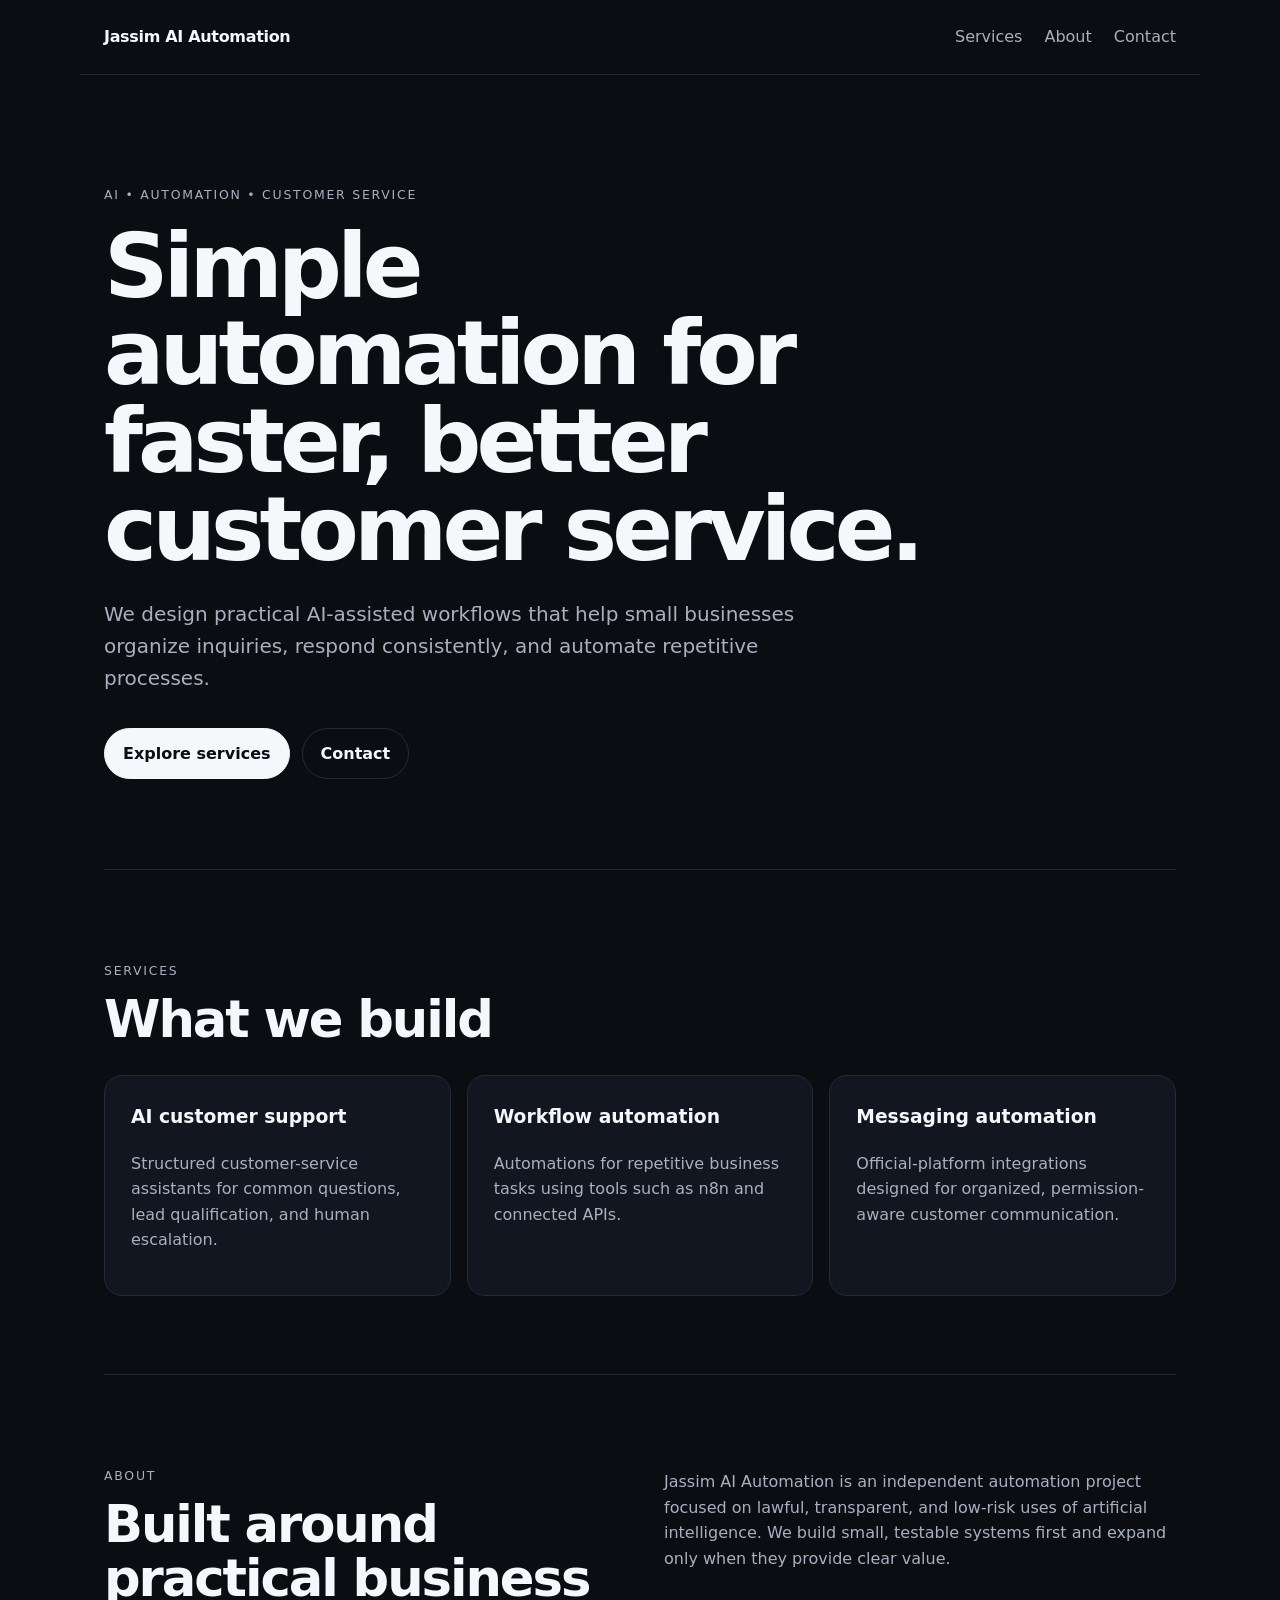
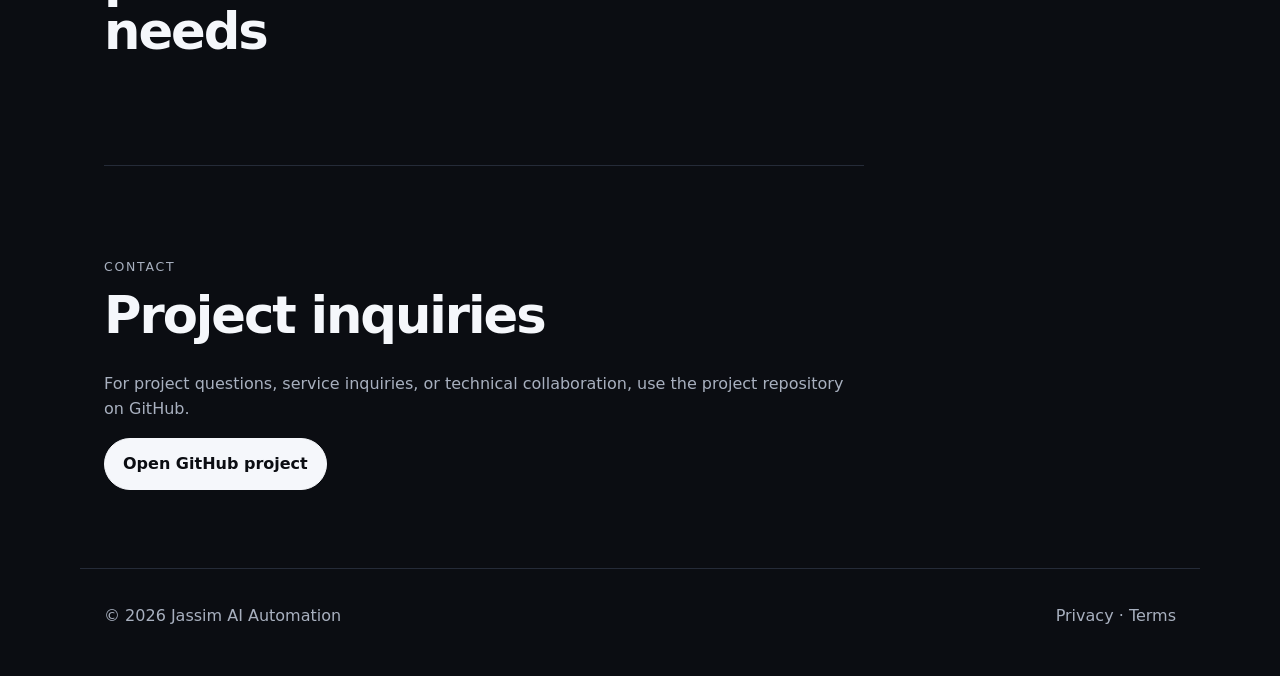
<file: index.html>
<!doctype html>
<html lang="en" dir="ltr">
<head>
  <meta charset="utf-8">
  <meta name="viewport" content="width=device-width,initial-scale=1">
  <meta name="description" content="Jassim AI Automation builds practical AI-powered customer service and business automation workflows.">
  <title>Jassim AI Automation</title>
  <link rel="stylesheet" href="styles.css">
</head>
<body>
  <header class="nav">
    <a class="brand" href="./">Jassim AI Automation</a>
    <nav aria-label="Primary">
      <a href="#services">Services</a>
      <a href="#about">About</a>
      <a href="#contact">Contact</a>
    </nav>
  </header>

  <main>
    <section class="hero">
      <div class="badge">AI • Automation • Customer Service</div>
      <h1>Simple automation for faster, better customer service.</h1>
      <p class="lead">We design practical AI-assisted workflows that help small businesses organize inquiries, respond consistently, and automate repetitive processes.</p>
      <div class="actions">
        <a class="button primary" href="#services">Explore services</a>
        <a class="button" href="#contact">Contact</a>
      </div>
    </section>

    <section id="services" class="section">
      <p class="eyebrow">Services</p>
      <h2>What we build</h2>
      <div class="grid">
        <article class="card">
          <h3>AI customer support</h3>
          <p>Structured customer-service assistants for common questions, lead qualification, and human escalation.</p>
        </article>
        <article class="card">
          <h3>Workflow automation</h3>
          <p>Automations for repetitive business tasks using tools such as n8n and connected APIs.</p>
        </article>
        <article class="card">
          <h3>Messaging automation</h3>
          <p>Official-platform integrations designed for organized, permission-aware customer communication.</p>
        </article>
      </div>
    </section>

    <section id="about" class="section split">
      <div>
        <p class="eyebrow">About</p>
        <h2>Built around practical business needs</h2>
      </div>
      <p>Jassim AI Automation is an independent automation project focused on lawful, transparent, and low-risk uses of artificial intelligence. We build small, testable systems first and expand only when they provide clear value.</p>
    </section>

    <section id="contact" class="section contact">
      <p class="eyebrow">Contact</p>
      <h2>Project inquiries</h2>
      <p>For project questions, service inquiries, or technical collaboration, use the project repository on GitHub.</p>
      <a class="button primary" href="https://github.com/sezerjassim/jassim-ai-automation" rel="noopener">Open GitHub project</a>
    </section>
  </main>

  <footer>
    <span>© <span id="year"></span> Jassim AI Automation</span>
    <span><a href="privacy.html">Privacy</a> · <a href="terms.html">Terms</a></span>
  </footer>

  <script>document.getElementById('year').textContent=new Date().getFullYear();</script>
</body>
</html>
</file>
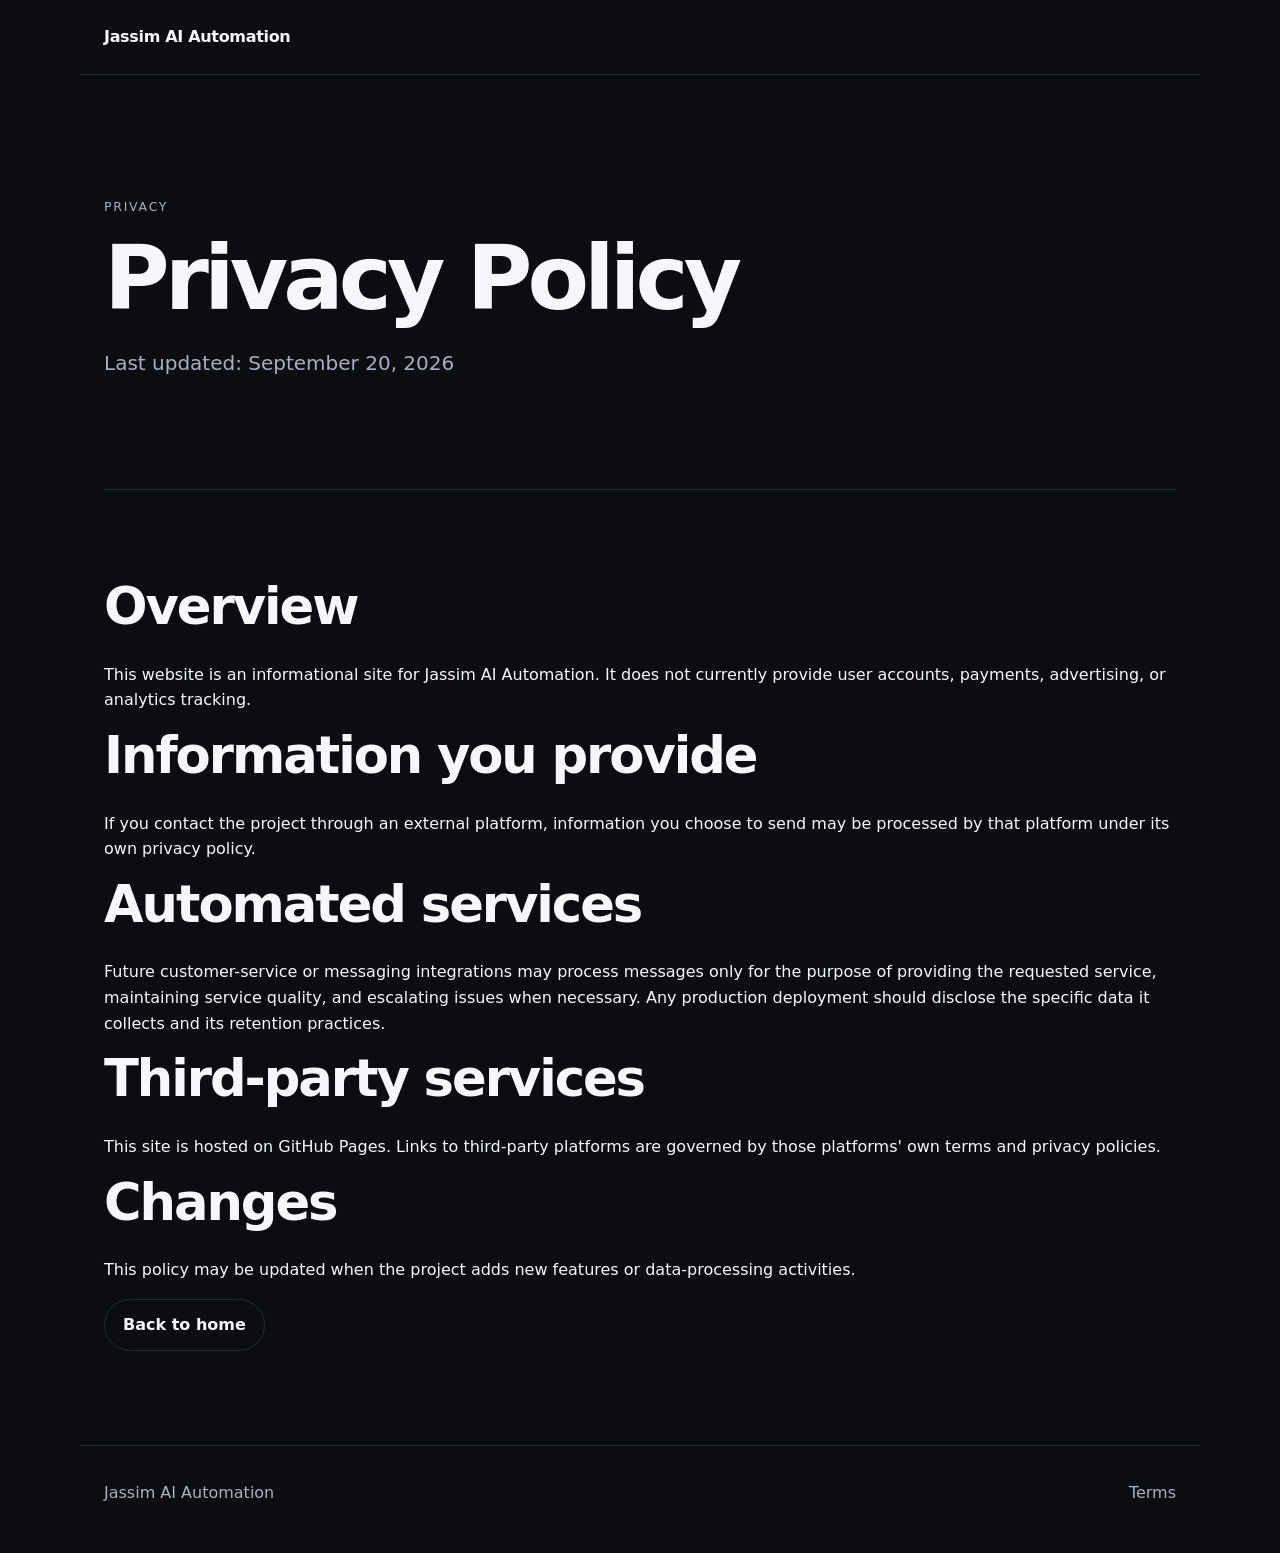
<file: privacy.html>
<!doctype html><html lang="en"><head><meta charset="utf-8"><meta name="viewport" content="width=device-width,initial-scale=1"><title>Privacy Policy — Jassim AI Automation</title><link rel="stylesheet" href="styles.css"></head><body>
<header class="nav"><a class="brand" href="./">Jassim AI Automation</a></header>
<main><section class="hero"><p class="eyebrow">Privacy</p><h1>Privacy Policy</h1><p class="lead">Last updated: September 20, 2026</p></section>
<section class="section"><h2>Overview</h2><p>This website is an informational site for Jassim AI Automation. It does not currently provide user accounts, payments, advertising, or analytics tracking.</p>
<h2>Information you provide</h2><p>If you contact the project through an external platform, information you choose to send may be processed by that platform under its own privacy policy.</p>
<h2>Automated services</h2><p>Future customer-service or messaging integrations may process messages only for the purpose of providing the requested service, maintaining service quality, and escalating issues when necessary. Any production deployment should disclose the specific data it collects and its retention practices.</p>
<h2>Third-party services</h2><p>This site is hosted on GitHub Pages. Links to third-party platforms are governed by those platforms' own terms and privacy policies.</p>
<h2>Changes</h2><p>This policy may be updated when the project adds new features or data-processing activities.</p>
<p><a class="button" href="./">Back to home</a></p></section></main>
<footer><span>Jassim AI Automation</span><span><a href="terms.html">Terms</a></span></footer></body></html>
</file>
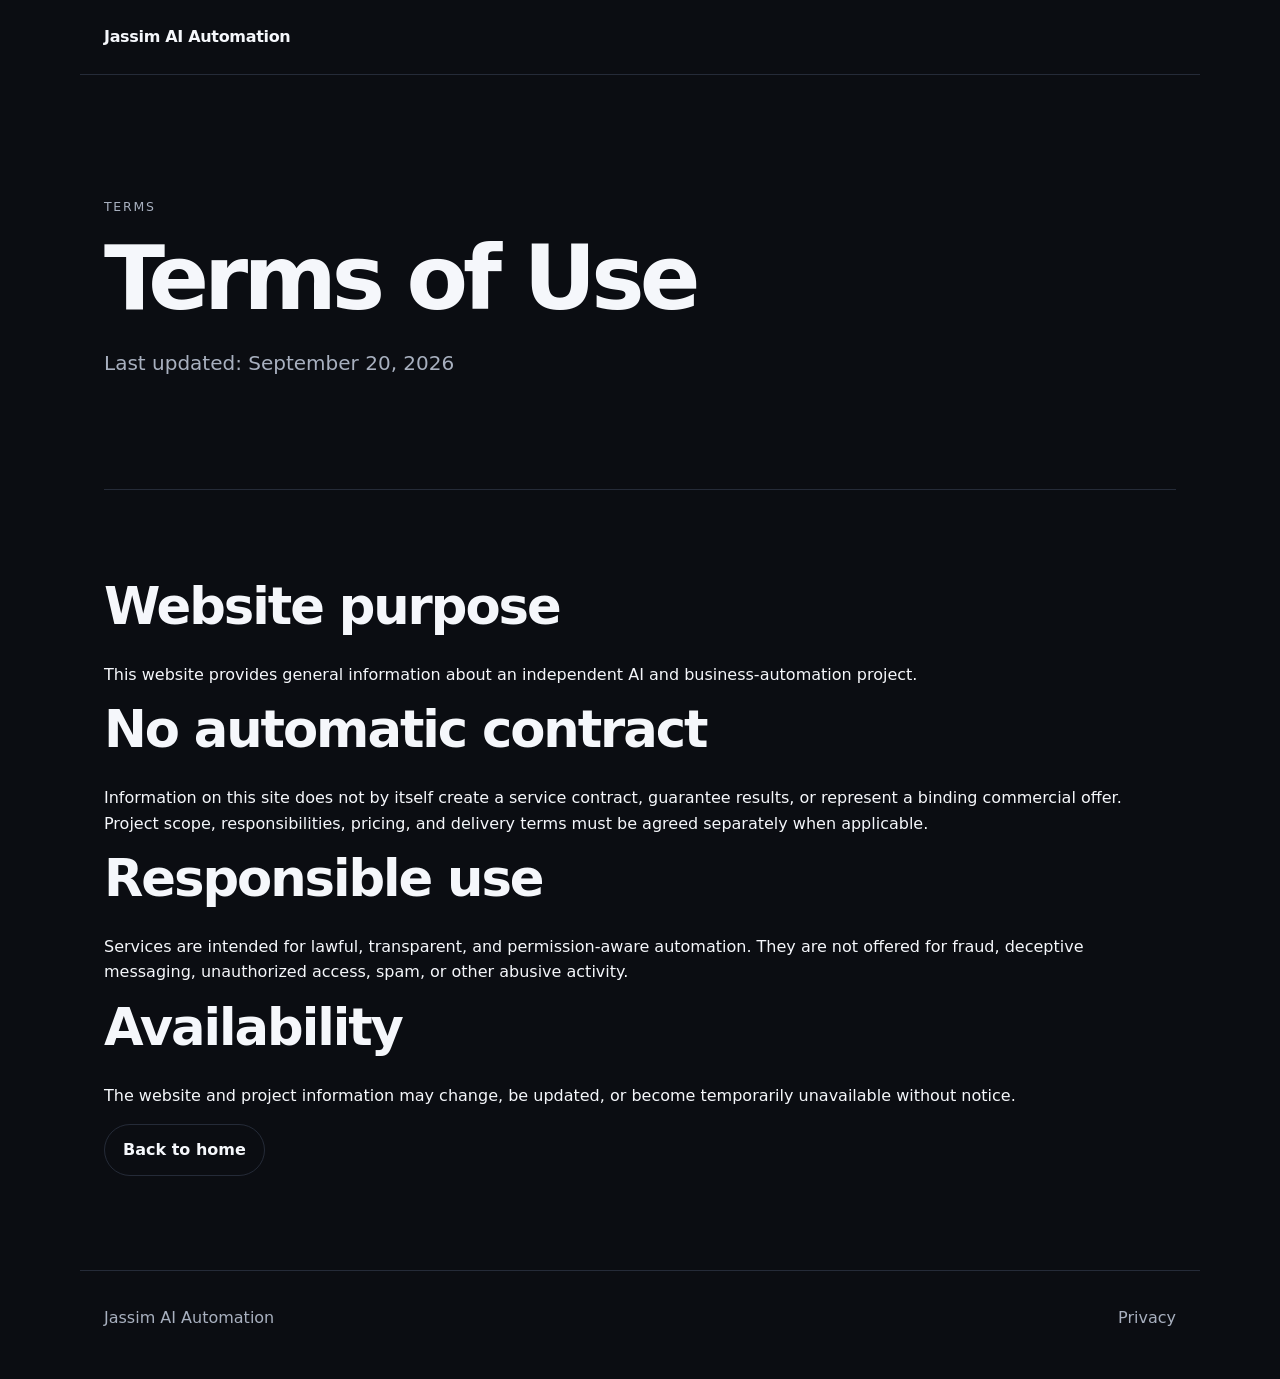
<file: terms.html>
<!doctype html><html lang="en"><head><meta charset="utf-8"><meta name="viewport" content="width=device-width,initial-scale=1"><title>Terms — Jassim AI Automation</title><link rel="stylesheet" href="styles.css"></head><body>
<header class="nav"><a class="brand" href="./">Jassim AI Automation</a></header>
<main><section class="hero"><p class="eyebrow">Terms</p><h1>Terms of Use</h1><p class="lead">Last updated: September 20, 2026</p></section>
<section class="section"><h2>Website purpose</h2><p>This website provides general information about an independent AI and business-automation project.</p>
<h2>No automatic contract</h2><p>Information on this site does not by itself create a service contract, guarantee results, or represent a binding commercial offer. Project scope, responsibilities, pricing, and delivery terms must be agreed separately when applicable.</p>
<h2>Responsible use</h2><p>Services are intended for lawful, transparent, and permission-aware automation. They are not offered for fraud, deceptive messaging, unauthorized access, spam, or other abusive activity.</p>
<h2>Availability</h2><p>The website and project information may change, be updated, or become temporarily unavailable without notice.</p>
<p><a class="button" href="./">Back to home</a></p></section></main>
<footer><span>Jassim AI Automation</span><span><a href="privacy.html">Privacy</a></span></footer></body></html>
</file>
<file: styles.css>
:root{
  --bg:#0b0d12;--panel:#121620;--text:#f5f7fb;--muted:#a8b0bf;--line:#252b38;--accent:#dfe7ff;
  font-family:Inter,ui-sans-serif,system-ui,-apple-system,BlinkMacSystemFont,"Segoe UI",sans-serif;
}
*{box-sizing:border-box}html{scroll-behavior:smooth}body{margin:0;background:var(--bg);color:var(--text);line-height:1.6}
a{color:inherit}.nav{max-width:1120px;margin:auto;padding:24px;display:flex;align-items:center;justify-content:space-between;border-bottom:1px solid var(--line)}
.brand{text-decoration:none;font-weight:800;letter-spacing:-.02em}.nav nav{display:flex;gap:22px}.nav nav a{text-decoration:none;color:var(--muted)}
.nav nav a:hover{color:var(--text)}main{max-width:1120px;margin:auto;padding:0 24px}.hero{padding:110px 0 90px;max-width:850px}
.badge,.eyebrow{font-size:.78rem;text-transform:uppercase;letter-spacing:.14em;color:var(--muted)}
h1{font-size:clamp(2.8rem,7vw,5.7rem);line-height:.98;letter-spacing:-.055em;margin:18px 0 24px}
h2{font-size:clamp(2rem,4vw,3.4rem);line-height:1.05;letter-spacing:-.04em;margin:12px 0 28px}h3{margin-top:0}
.lead{font-size:1.25rem;color:var(--muted);max-width:720px}.actions{display:flex;gap:12px;flex-wrap:wrap;margin-top:34px}
.button{display:inline-block;text-decoration:none;border:1px solid var(--line);border-radius:999px;padding:12px 18px;font-weight:700}
.button.primary{background:var(--text);color:var(--bg);border-color:var(--text)}
.section{padding:78px 0;border-top:1px solid var(--line)}.grid{display:grid;grid-template-columns:repeat(3,1fr);gap:16px}
.card{background:var(--panel);border:1px solid var(--line);border-radius:18px;padding:26px}.card p,.split>p,.contact>p{color:var(--muted)}
.split{display:grid;grid-template-columns:1fr 1fr;gap:48px}.contact{max-width:760px}footer{max-width:1120px;margin:auto;padding:34px 24px 48px;border-top:1px solid var(--line);display:flex;justify-content:space-between;gap:24px;color:var(--muted)}
footer a{text-decoration:none}
@media(max-width:760px){.nav nav{display:none}.hero{padding:76px 0 64px}.grid,.split{grid-template-columns:1fr}.split{gap:0}footer{flex-direction:column}}
</file>
